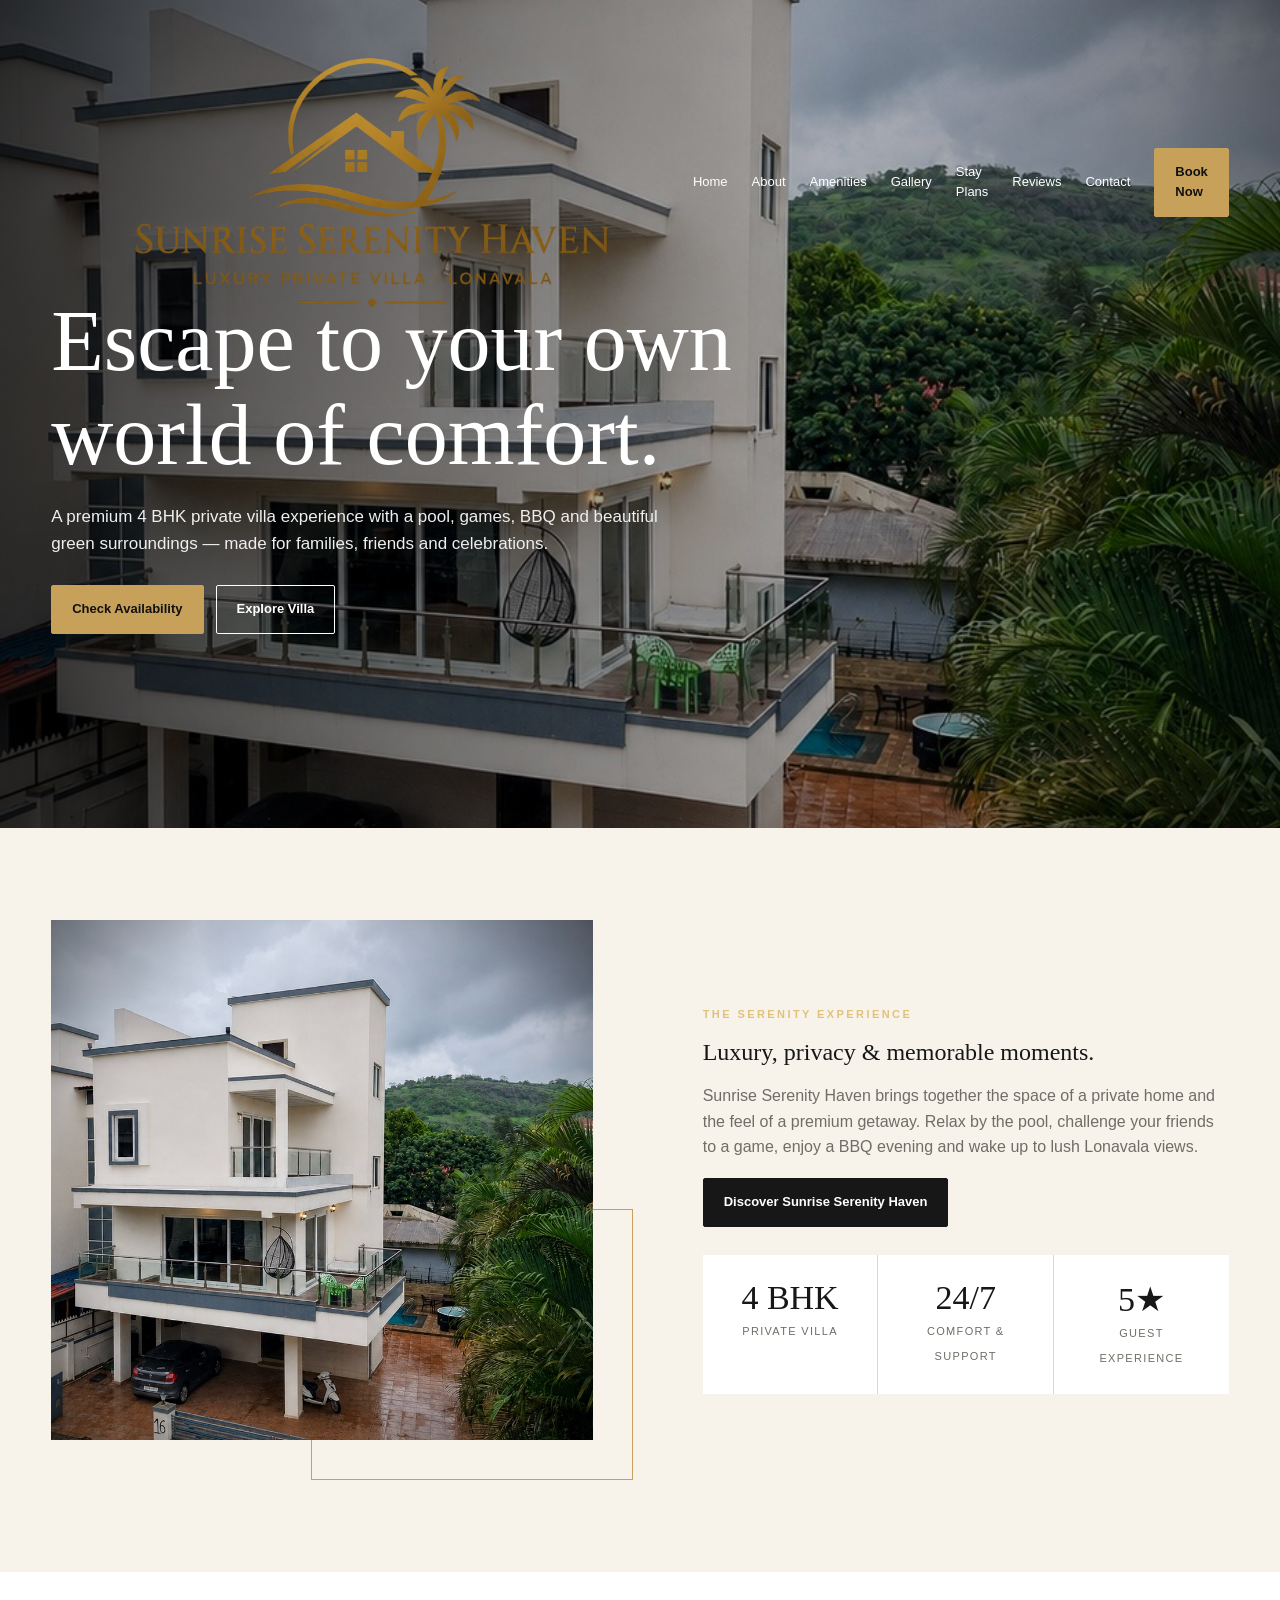
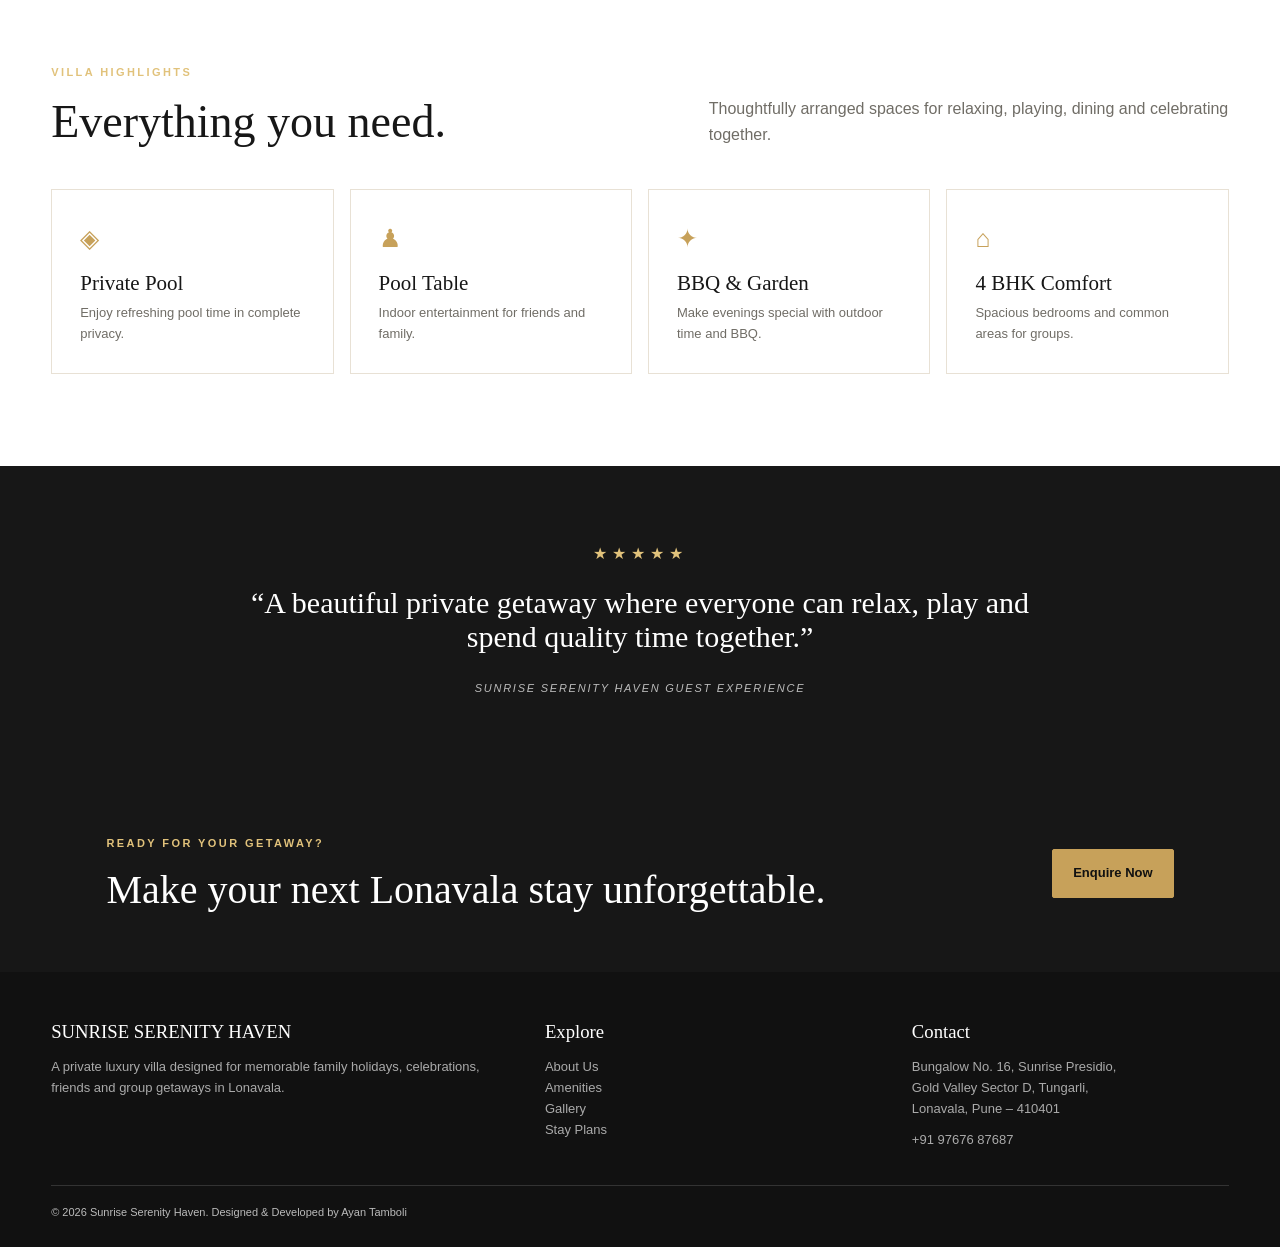
<file: index.html>
<!doctype html>
<html lang="en">
<head>
    <meta charset="utf-8">
    <meta name="viewport" content="width=device-width, initial-scale=1">
    <link rel="icon" type="image/png" href="./assets/logo.png">
    <link rel="apple-touch-icon" href="./assets/logo.png">
    <title> Sunrise Serenity Haven</title>

    <meta
        name="description"
        content="Serenity Haven — premium private villa in Tungarli, Lonavala."
    >

    <link rel="stylesheet" href="style.css">
    <script type="application/ld+json">
      {
       "@context" : "https://schema.org",
       "@type" : "WebSite",
       "name" : "Sunrise Serenity Haven",
       "url" : "https://ayan-k786.github.io/Sunrise-serenity-haven/"
      }
    </script>
</head>
<body>
 <main>
    <section class="hero">

        <div class="nav">
            <div class="container nav-inner">

               <a class="logo" href="index.html">
                 <img src="assets/logo.png"
                         alt="Sunrise Serenity Haven">
                </a>
                <button class="menu-toggle" onclick="toggleMenu()">☰</button>
                <div class="menu">
                    <a href="index.html" class="active">Home</a>
                    <a href="about.html">About</a>
                    <a href="amenities.html">Amenities</a>
                    <a href="gallery.html">Gallery</a>
                    <a href="plans.html">Stay Plans</a>
                    <a href="reviews.html">Reviews</a>
                    <a href="contact.html">Contact</a>
                    <a class="btn" href="contact.html">Book Now</a>
                </div>

            </div>
        </div>

        <div class="hero-content">

            <!-- <div class="eyebrow">
                Private Luxury Villa · Lonavala
            </div> -->

            <h1>
                Escape to your own world of comfort.
            </h1>

            <p>
                A premium 4 BHK private villa experience with a pool,
                games, BBQ and beautiful green surroundings — made for
                families, friends and celebrations.
            </p>

            <div class="actions">
                <a class="btn" href="contact.html">
                    Check Availability
                </a>

                <a class="btn outline" href="gallery.html">
                    Explore Villa
                </a>
            </div>

        </div>

    </section>

<!-- 
    <div class="booking-bar">

        <div class="field">
            <span>Stay</span>
            <strong>Private Entire Villa</strong>
        </div>

        <div class="field">
            <span>Perfect For</span>
            <strong>Families · Groups · Celebrations</strong>
        </div>

        <div class="field">
            <span>Location</span>
            <strong>Tungarli, Lonavala</strong>
        </div>

        <a class="btn" href="contact.html">
            Book Now
        </a>

    </div> -->


    <section class="section">

        <div class="container grid2">

            <div class="photo-stack">
                <img
                    src="assets/villa-exterior.jpeg"
                    alt="Serenity Haven bedroom and pool"
                >
            </div>

            <div>

                <div class="eyebrow">
                    The Serenity Experience
                </div>

                <h2>
                    Luxury, privacy & memorable moments.
                </h2>

                <p style="margin:18px 0;color:var(--muted)">
                    Sunrise Serenity Haven brings together the space of a private
                    home and the feel of a premium getaway. Relax by the pool,
                    challenge your friends to a game, enjoy a BBQ evening and
                    wake up to lush Lonavala views.
                </p>

                <a class="btn dark" href="about.html">
                    Discover Sunrise Serenity Haven
                </a>

                <div class="stats">

                    <div class="stat">
                        <b>4 BHK</b>
                        <span>Private Villa</span>
                    </div>

                    <div class="stat">
                        <b>24/7</b>
                        <span>Comfort & Support</span>
                    </div>

                    <div class="stat">
                        <b>5★</b>
                        <span>Guest Experience</span>
                    </div>

                </div>

            </div>

        </div>

    </section>


    <section class="section alt">

        <div class="container">

            <div class="section-head">

                <div>
                    <div class="eyebrow">
                        Villa Highlights
                    </div>

                    <h2>
                        Everything you need.
                    </h2>
                </div>

                <p>
                    Thoughtfully arranged spaces for relaxing, playing,
                    dining and celebrating together.
                </p>

            </div>


            <div class="cards">

                <div class="card">

                    <div class="icon">◈</div>

                    <h3>
                        Private Pool
                    </h3>

                    <p>
                        Enjoy refreshing pool time in complete privacy.
                    </p>

                </div>


                <div class="card">

                    <div class="icon">♟</div>

                    <h3>
                        Pool Table
                    </h3>

                    <p>
                        Indoor entertainment for friends and family.
                    </p>

                </div>


                <div class="card">

                    <div class="icon">✦</div>

                    <h3>
                        BBQ & Garden
                    </h3>

                    <p>
                        Make evenings special with outdoor time and BBQ.
                    </p>

                </div>


                <div class="card">

                    <div class="icon">⌂</div>

                    <h3>
                        4 BHK Comfort
                    </h3>

                    <p>
                        Spacious bedrooms and common areas for groups.
                    </p>

                </div>

            </div>

        </div>

    </section>


    <section class="review">

        <div class="stars">
            ★★★★★
        </div>

        <blockquote>
            “A beautiful private getaway where everyone can relax,
            play and spend quality time together.”
        </blockquote>

        <cite>
            Sunrise Serenity Haven Guest Experience
        </cite>

    </section>


    <section class="cta">

        <div class="container cta-inner">

            <div>

                <div class="eyebrow">
                    Ready for your getaway?
                </div>

                <h2>
                    Make your next Lonavala stay unforgettable.
                </h2>

            </div>

            <a class="btn" href="contact.html">
                Enquire Now
            </a>

        </div>

    </section>
</main>

    <footer class="footer">

        <div class="container footer-grid">

            <div>

                <h3>
                    SUNRISE SERENITY HAVEN
                </h3>

                <p>
                    A private luxury villa designed for memorable family
                    holidays, celebrations, friends and group getaways
                    in Lonavala.
                </p>

            </div>


            <div>

                <h3>
                    Explore
                </h3>

                <p>
                    <a href="about.html">About Us</a><br>
                    <a href="amenities.html">Amenities</a><br>
                    <a href="gallery.html">Gallery</a><br>
                    <a href="plans.html">Stay Plans</a>
                </p>

            </div>


            <div>

                <h3>
                    Contact
                </h3>

                <p>
                    Bungalow No. 16, Sunrise Presidio,<br>
                    Gold Valley Sector D, Tungarli,<br>
                    Lonavala, Pune – 410401
                </p>

                <p style="margin-top:10px">
                    +91 97676 87687
                </p>

            </div>

        </div>


        <div class="container copyright">
            © 2026 Sunrise Serenity Haven. Designed & Developed by Ayan Tamboli
        </div>

    </footer>


    <script src="script.js"></script>
<script>
function toggleMenu() {
    document.querySelector('.menu').classList.toggle('show');
}
</script>
</body>
</html>
</file>
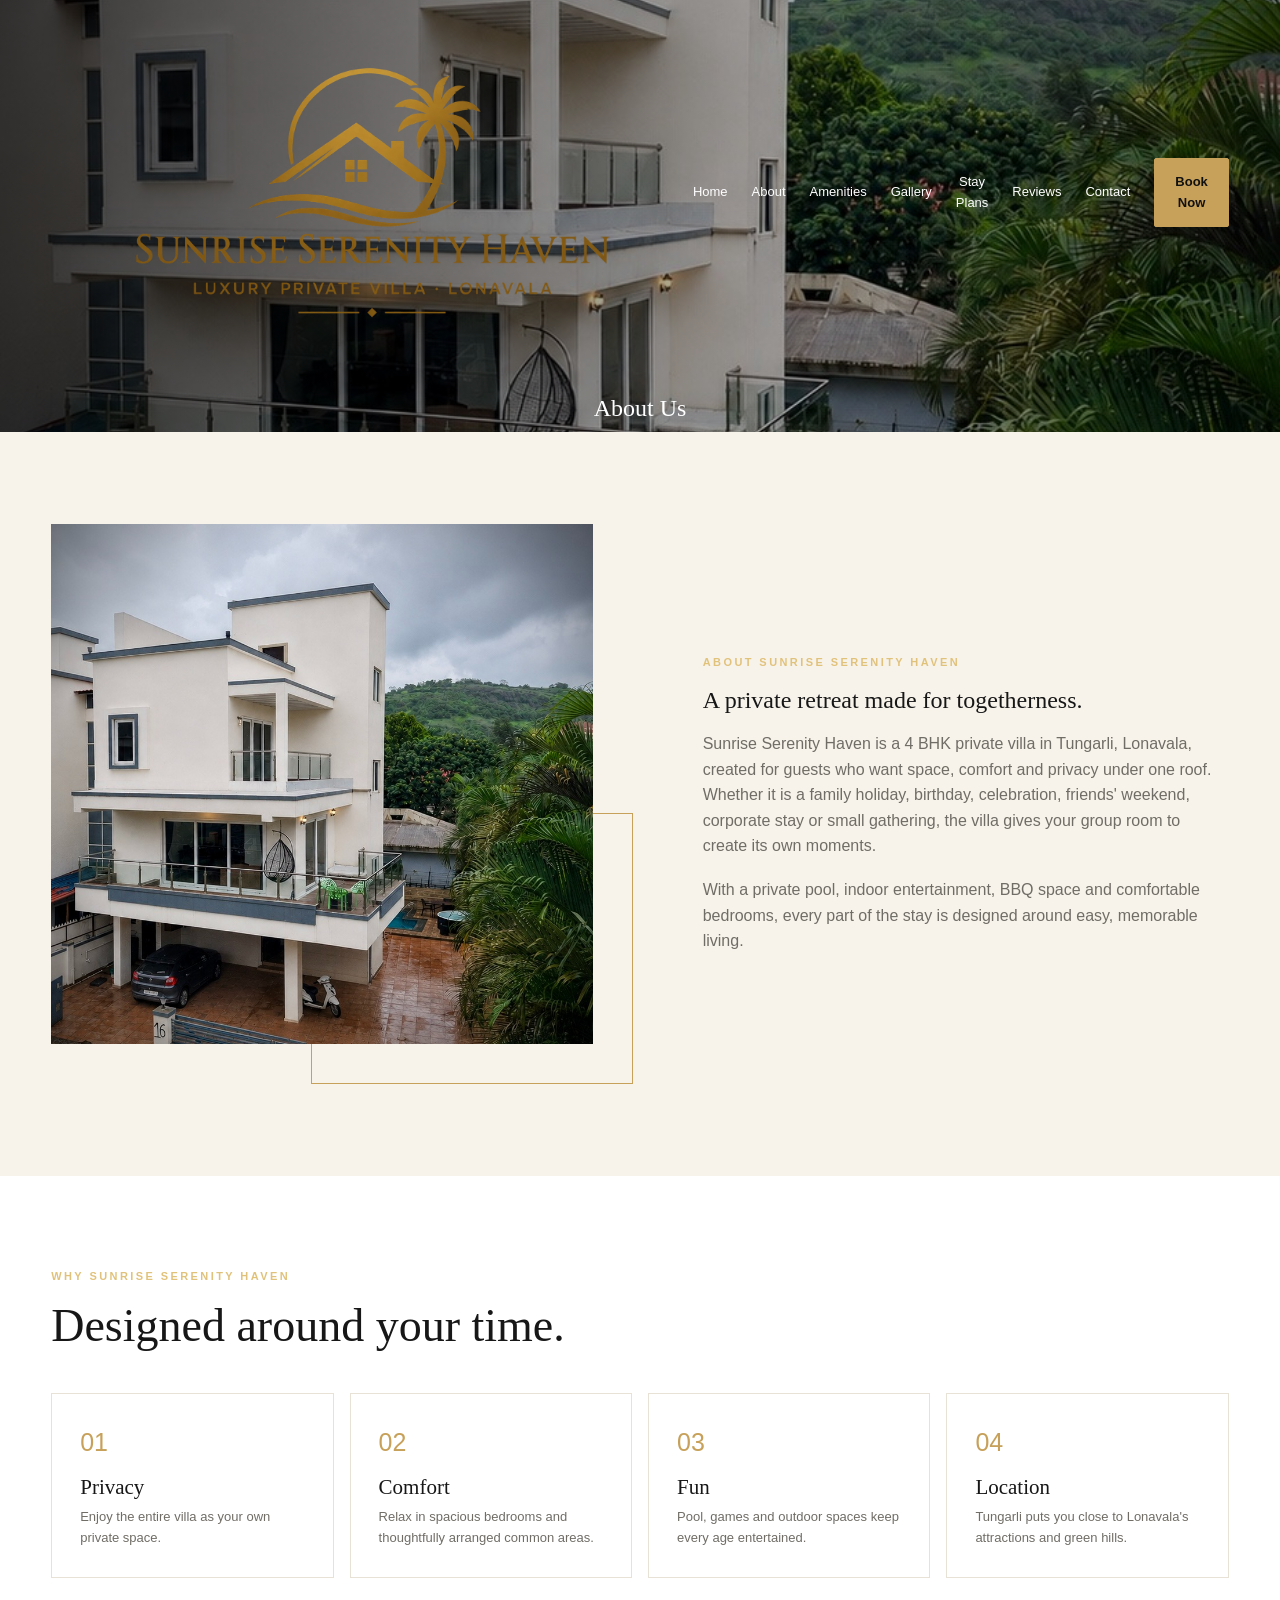
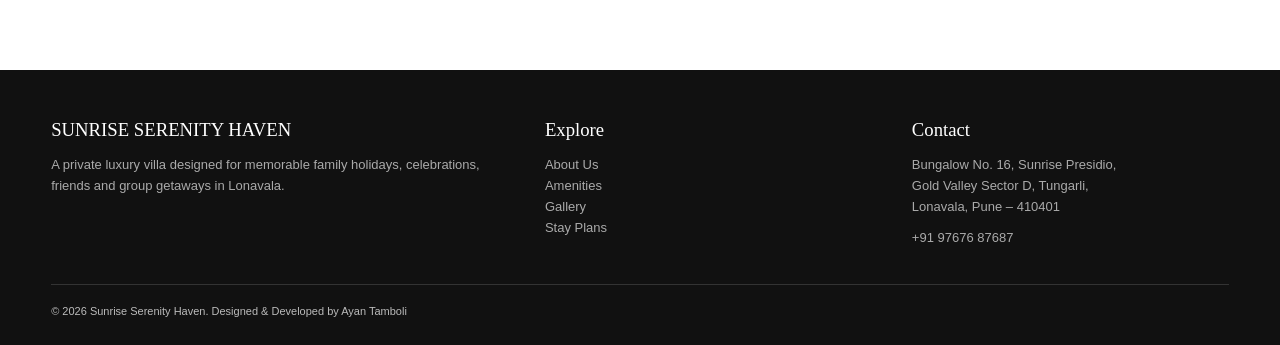
<file: about.html>
<!doctype html>
<html lang="en">

<head>
    <meta charset="utf-8">
    <meta name="viewport" content="width=device-width,initial-scale=1">
    <title>About Us | Sunrise Serenity Haven</title>
    <meta name="description" content="Serenity Haven — premium private villa in Tungarli, Lonavala.">
    <link rel="icon" type="image/png" href="./assets/logo.png">
    <link rel="apple-touch-icon" href="./assets/logo.png">
    <link rel="stylesheet" href="style.css">
</head>

<body>

    <main>

        <section class="page-hero">

            <div class="nav">
                <div class="container nav-inner">

                    <a class="logo" href="index.html">
                        <img src="assets/logo.png" alt="Sunrise Serenity Haven">
                    </a>

                    <div class="menu">

                        <a href="index.html">Home</a>

                        <a href="about.html" class="active">About</a>

                        <a href="amenities.html">Amenities</a>

                        <a href="gallery.html">Gallery</a>

                        <a href="plans.html">Stay Plans</a>

                        <a href="reviews.html">Reviews</a>

                        <a href="contact.html">Contact</a>

                        <a class="btn" href="contact.html">Book Now</a>

                    </div>

                </div>
            </div>

            <div>

                <h2>About Us</h2>

            </div>

        </section>


        <section class="section">

            <div class="container grid2">

                <div class="photo-stack">

                    <img src="assets/villa-exterior.jpeg"
                         alt="Serenity Haven villa exterior">

                </div>

                <div>

                    <div class="eyebrow">About Sunrise Serenity Haven</div>

                    <h2>A private retreat made for togetherness.</h2>

                    <p style="margin:18px 0;color:var(--muted)">
                        Sunrise Serenity Haven is a 4 BHK private villa in Tungarli, Lonavala,
                        created for guests who want space, comfort and privacy under one roof.
                        Whether it is a family holiday, birthday, celebration, friends'
                        weekend, corporate stay or small gathering, the villa gives your
                        group room to create its own moments.
                    </p>

                    <p style="color:var(--muted)">
                        With a private pool, indoor entertainment, BBQ space and comfortable
                        bedrooms, every part of the stay is designed around easy,
                        memorable living.
                    </p>

                </div>

            </div>

        </section>


        <section class="section alt">

            <div class="container">

                <div class="section-head">

                    <div>

                        <div class="eyebrow">Why Sunrise Serenity Haven</div>

                        <h2>Designed around your time.</h2>

                    </div>

                </div>


                <div class="cards">

                    <div class="card">

                        <div class="icon">01</div>

                        <h3>Privacy</h3>

                        <p>
                            Enjoy the entire villa as your own private space.
                        </p>

                    </div>


                    <div class="card">

                        <div class="icon">02</div>

                        <h3>Comfort</h3>

                        <p>
                            Relax in spacious bedrooms and thoughtfully arranged
                            common areas.
                        </p>

                    </div>


                    <div class="card">

                        <div class="icon">03</div>

                        <h3>Fun</h3>

                        <p>
                            Pool, games and outdoor spaces keep every age entertained.
                        </p>

                    </div>


                    <div class="card">

                        <div class="icon">04</div>

                        <h3>Location</h3>

                        <p>
                            Tungarli puts you close to Lonavala's attractions
                            and green hills.
                        </p>

                    </div>

                </div>

            </div>

        </section>

    </main>


    <footer class="footer">

        <div class="container footer-grid">

            <div>

                <h3>SUNRISE SERENITY HAVEN</h3>

                <p>
                    A private luxury villa designed for memorable family holidays,
                    celebrations, friends and group getaways in Lonavala.
                </p>

            </div>


            <div>

                <h3>Explore</h3>

                <p>
                    <a href="about.html">About Us</a><br>
                    <a href="amenities.html">Amenities</a><br>
                    <a href="gallery.html">Gallery</a><br>
                    <a href="plans.html">Stay Plans</a>
                </p>

            </div>


            <div>

                <h3>Contact</h3>

                <p>
                    Bungalow No. 16, Sunrise Presidio,<br>
                    Gold Valley Sector D, Tungarli,<br>
                    Lonavala, Pune – 410401
                </p>

                <p style="margin-top:10px">
                    +91 97676 87687
                </p>

            </div>

        </div>


        <div class="container copyright">
            © 2026 Sunrise Serenity Haven. Designed & Developed by Ayan Tamboli
        </div>

    </footer>


    <script src="script.js"></script>

</body>
</html>
</file>
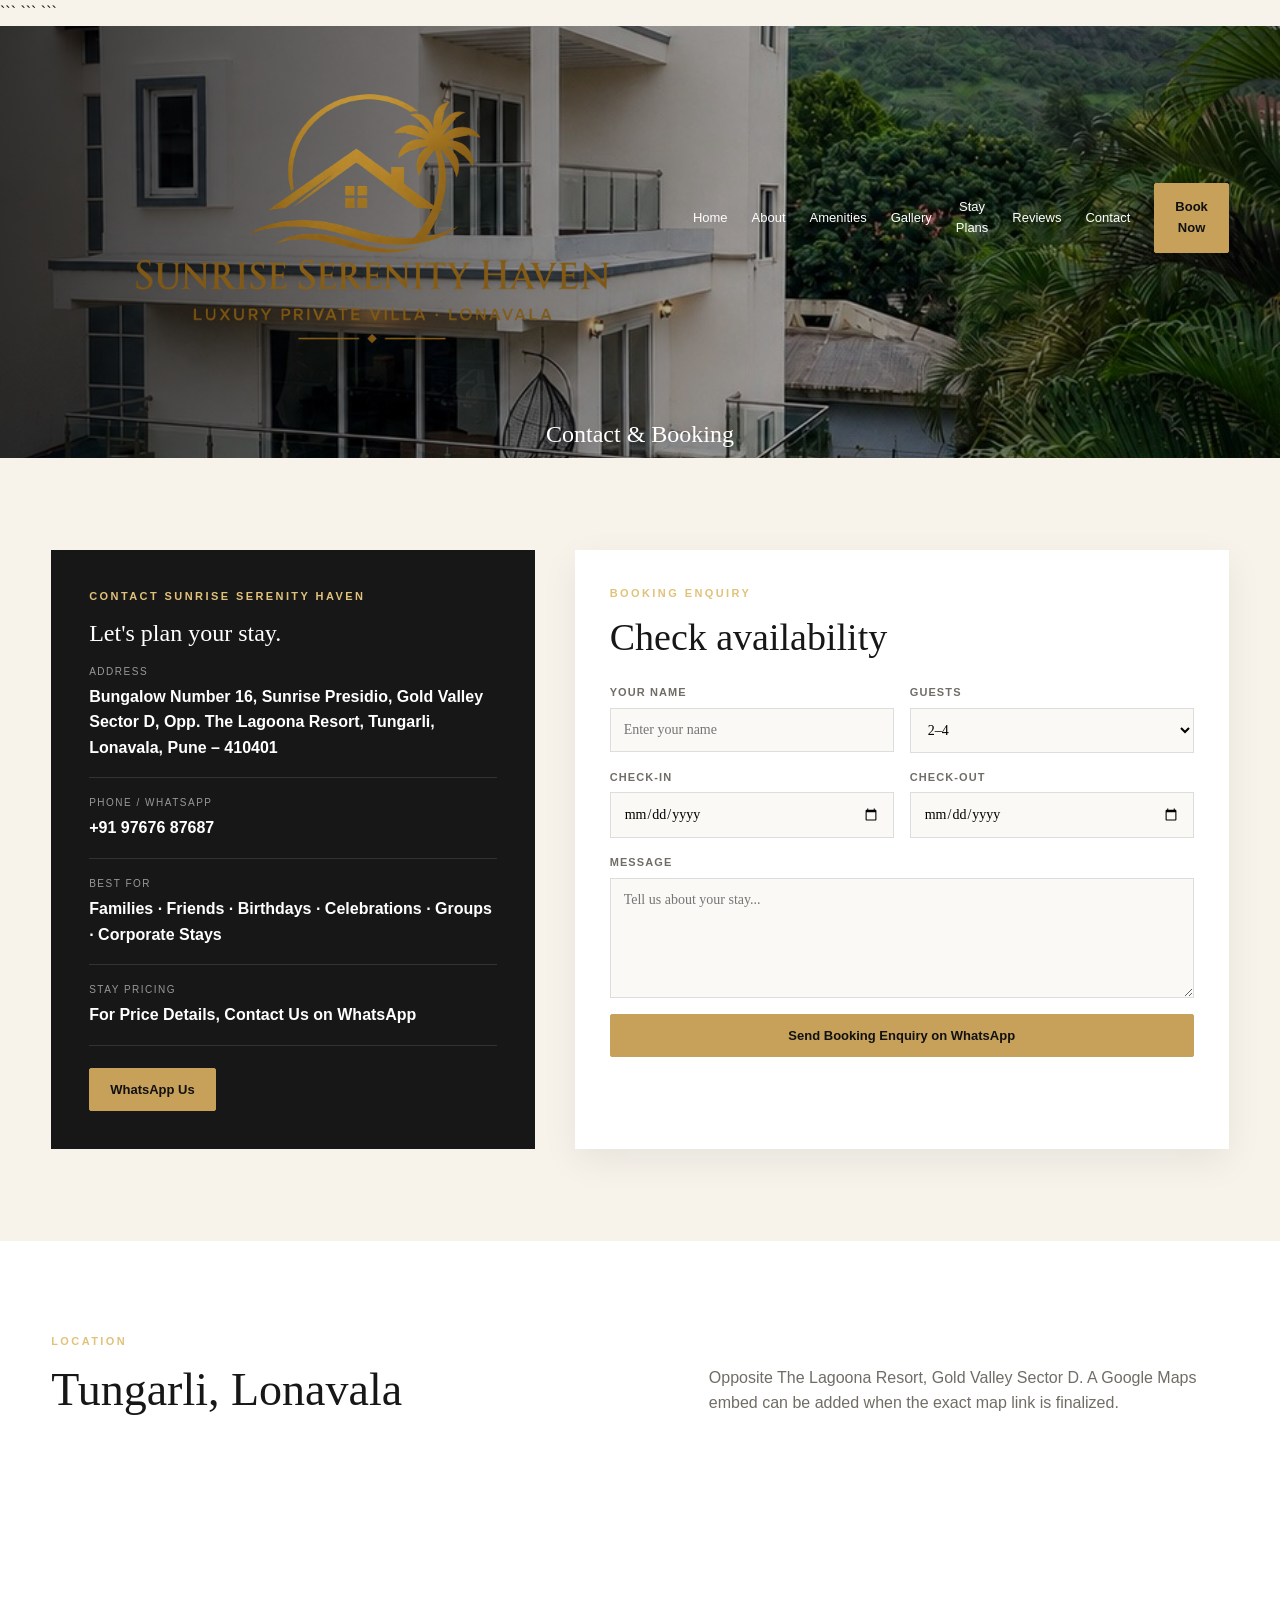
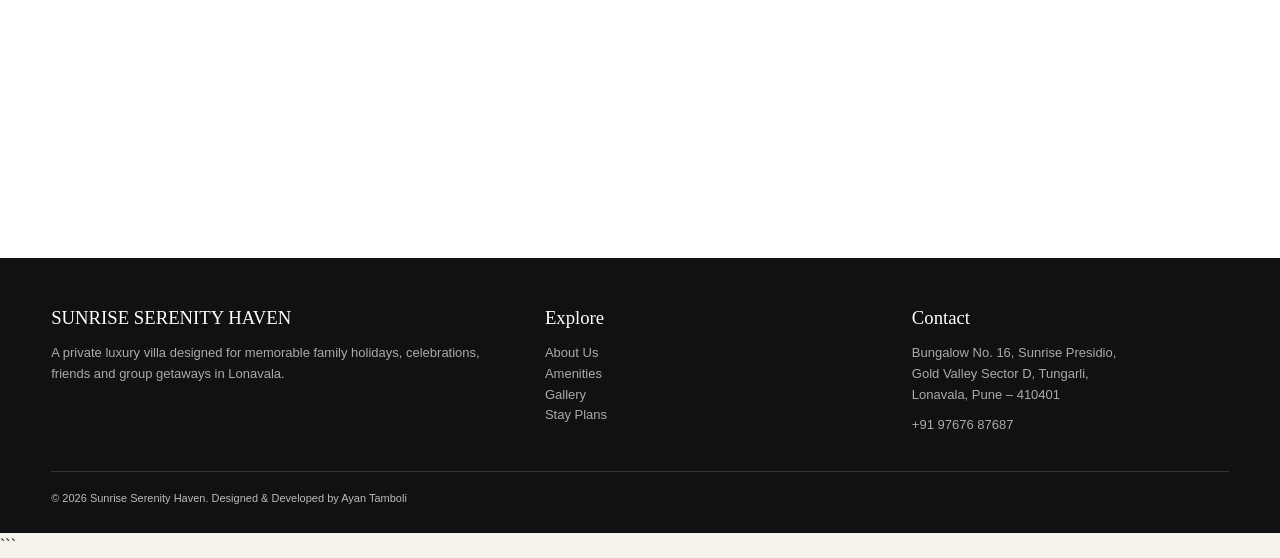
<file: contact.html>
<!doctype html>

<html lang="en">

<head>

```
<meta charset="utf-8">

<meta name="viewport"
    content="width=device-width,initial-scale=1">

<link rel="icon" type="image/png" href="./assets/logo.png">
<link rel="apple-touch-icon" href="./assets/logo.png">

<title>
    Contact & Booking | Sunrise Serenity Haven
</title>

<meta name="description"
    content="Serenity Haven — premium private villa in Tungarli, Lonavala.">

<link rel="stylesheet" href="style.css">
```

</head>

<body>

```
<main>

    <section class="page-hero">

        <div class="nav">

            <div class="container nav-inner">

                <a class="logo" href="index.html">
                    <img src="assets/logo.png"
                        alt="Sunrise Serenity Haven">
                </a>

                <div class="menu">

                    <a href="index.html" class="">
                        Home
                    </a>

                    <a href="about.html" class="">
                        About
                    </a>

                    <a href="amenities.html" class="">
                        Amenities
                    </a>

                    <a href="gallery.html" class="">
                        Gallery
                    </a>

                    <a href="plans.html" class="">
                        Stay Plans
                    </a>

                    <a href="reviews.html" class="">
                        Reviews
                    </a>

                    <a href="contact.html" class="active">
                        Contact
                    </a>

                    <a class="btn" href="contact.html">
                        Book Now
                    </a>

                </div>

            </div>

        </div>

        <div>

            <h2>
                Contact & Booking
            </h2>

        </div>

    </section>


    <section class="section">

        <div class="container contact-grid">

            <!-- Contact Information -->

            <div class="contact-box">

                <div class="eyebrow">
                    Contact Sunrise Serenity Haven
                </div>

                <h2>
                    Let's plan your stay.
                </h2>

                <div class="contact-item">

                    <span>
                        Address
                    </span>

                    <strong>
                        Bungalow Number 16, Sunrise Presidio,
                        Gold Valley Sector D, Opp. The Lagoona Resort,
                        Tungarli, Lonavala, Pune – 410401
                    </strong>

                </div>

                <div class="contact-item">

                    <span>
                        Phone / WhatsApp
                    </span>

                    <strong>
                        +91 97676 87687
                    </strong>

                </div>

                <div class="contact-item">

                    <span>
                        Best For
                    </span>

                    <strong>
                        Families · Friends · Birthdays · Celebrations ·
                        Groups · Corporate Stays
                    </strong>

                </div>

                <div class="contact-item">

                    <span>
                        Stay Pricing
                    </span>

                    <strong>
                        For Price Details, Contact Us on WhatsApp
                    </strong>

                </div>

                <button
                    class="btn"
                    data-book
                    style="margin-top:22px">

                    WhatsApp Us

                </button>

            </div>


            <!-- Booking Form -->

            <form
                class="form"
                id="bookingForm">

                <div class="eyebrow">
                    Booking Enquiry
                </div>

                <h2
                    style="font-size:38px;margin-bottom:25px">

                    Check availability

                </h2>

                <div class="form-grid">

                    <!-- Name -->

                    <div class="input">

                        <label>
                            Your Name
                        </label>

                        <input
                            name="name"
                            required
                            placeholder="Enter your name">

                    </div>


                    <!-- Guests -->

                    <div class="input">

                        <label>
                            Guests
                        </label>

                        <select name="guests">

                            <option>
                                2–4
                            </option>

                            <option>
                                5–8
                            </option>

                            <option>
                                9–12
                            </option>

                            <option>
                                13+
                            </option>

                        </select>

                    </div>


                    <!-- Check-in -->

                    <div class="input">

                        <label>
                            Check-in
                        </label>

                        <input
                            type="date"
                            name="checkin"
                            required>

                    </div>


                    <!-- Check-out -->

                    <div class="input">

                        <label>
                            Check-out
                        </label>

                        <input
                            type="date"
                            name="checkout"
                            required>

                    </div>


                    <!-- Message -->

                    <div class="input full">

                        <label>
                            Message
                        </label>

                        <textarea
                            name="message"
                            placeholder="Tell us about your stay..."></textarea>

                    </div>


                    <!-- Submit Button -->

                    <div class="input full">

                        <button
                            class="btn"
                            type="submit">

                            Send Booking Enquiry on WhatsApp

                        </button>

                    </div>

                </div>

            </form>

        </div>

    </section>


    <!-- Location Section -->

    <section class="section alt">

        <div class="container">

            <div class="section-head">

                <div>

                    <div class="eyebrow">
                        Location
                    </div>

                    <h2>
                        Tungarli, Lonavala
                    </h2>

                </div>

                <p>
                    Opposite The Lagoona Resort, Gold Valley Sector D.
                    A Google Maps embed can be added when the exact map
                    link is finalized.
                </p>

            </div>


            <div class="map-container">

                <iframe
                    src="https://www.google.com/maps?q=The+Lonavala+Haven+4bhk,+18.7723901,73.4031009&output=embed"
                    width="100%"
                    height="300"
                    style="border:0; border-radius:12px;"
                    allowfullscreen=""
                    loading="lazy"
                    referrerpolicy="no-referrer-when-downgrade">
                </iframe>

            </div>

        </div>

    </section>

</main>


<!-- Footer -->

<footer class="footer">

    <div class="container footer-grid">

        <!-- Footer About -->

        <div>

            <h3>
                SUNRISE SERENITY HAVEN
            </h3>

            <p>
                A private luxury villa designed for memorable
                family holidays, celebrations, friends and group
                getaways in Lonavala.
            </p>

        </div>


        <!-- Footer Explore -->

        <div>

            <h3>
                Explore
            </h3>

            <p>

                <a href="about.html">
                    About Us
                </a>
                <br>

                <a href="amenities.html">
                    Amenities
                </a>
                <br>

                <a href="gallery.html">
                    Gallery
                </a>
                <br>

                <a href="plans.html">
                    Stay Plans
                </a>

            </p>

        </div>


        <!-- Footer Contact -->

        <div>

            <h3>
                Contact
            </h3>

            <p>

                Bungalow No. 16, Sunrise Presidio,<br>

                Gold Valley Sector D, Tungarli,<br>

                Lonavala, Pune – 410401

            </p>

            <p style="margin-top:10px">

                +91 97676 87687

            </p>

        </div>

    </div>


    <div class="container copyright">

        © 2026 Sunrise Serenity Haven. Designed & Developed by Ayan Tamboli

    </div>

</footer>


<script src="script.js"></script>
```

</body>

</html>
</file>
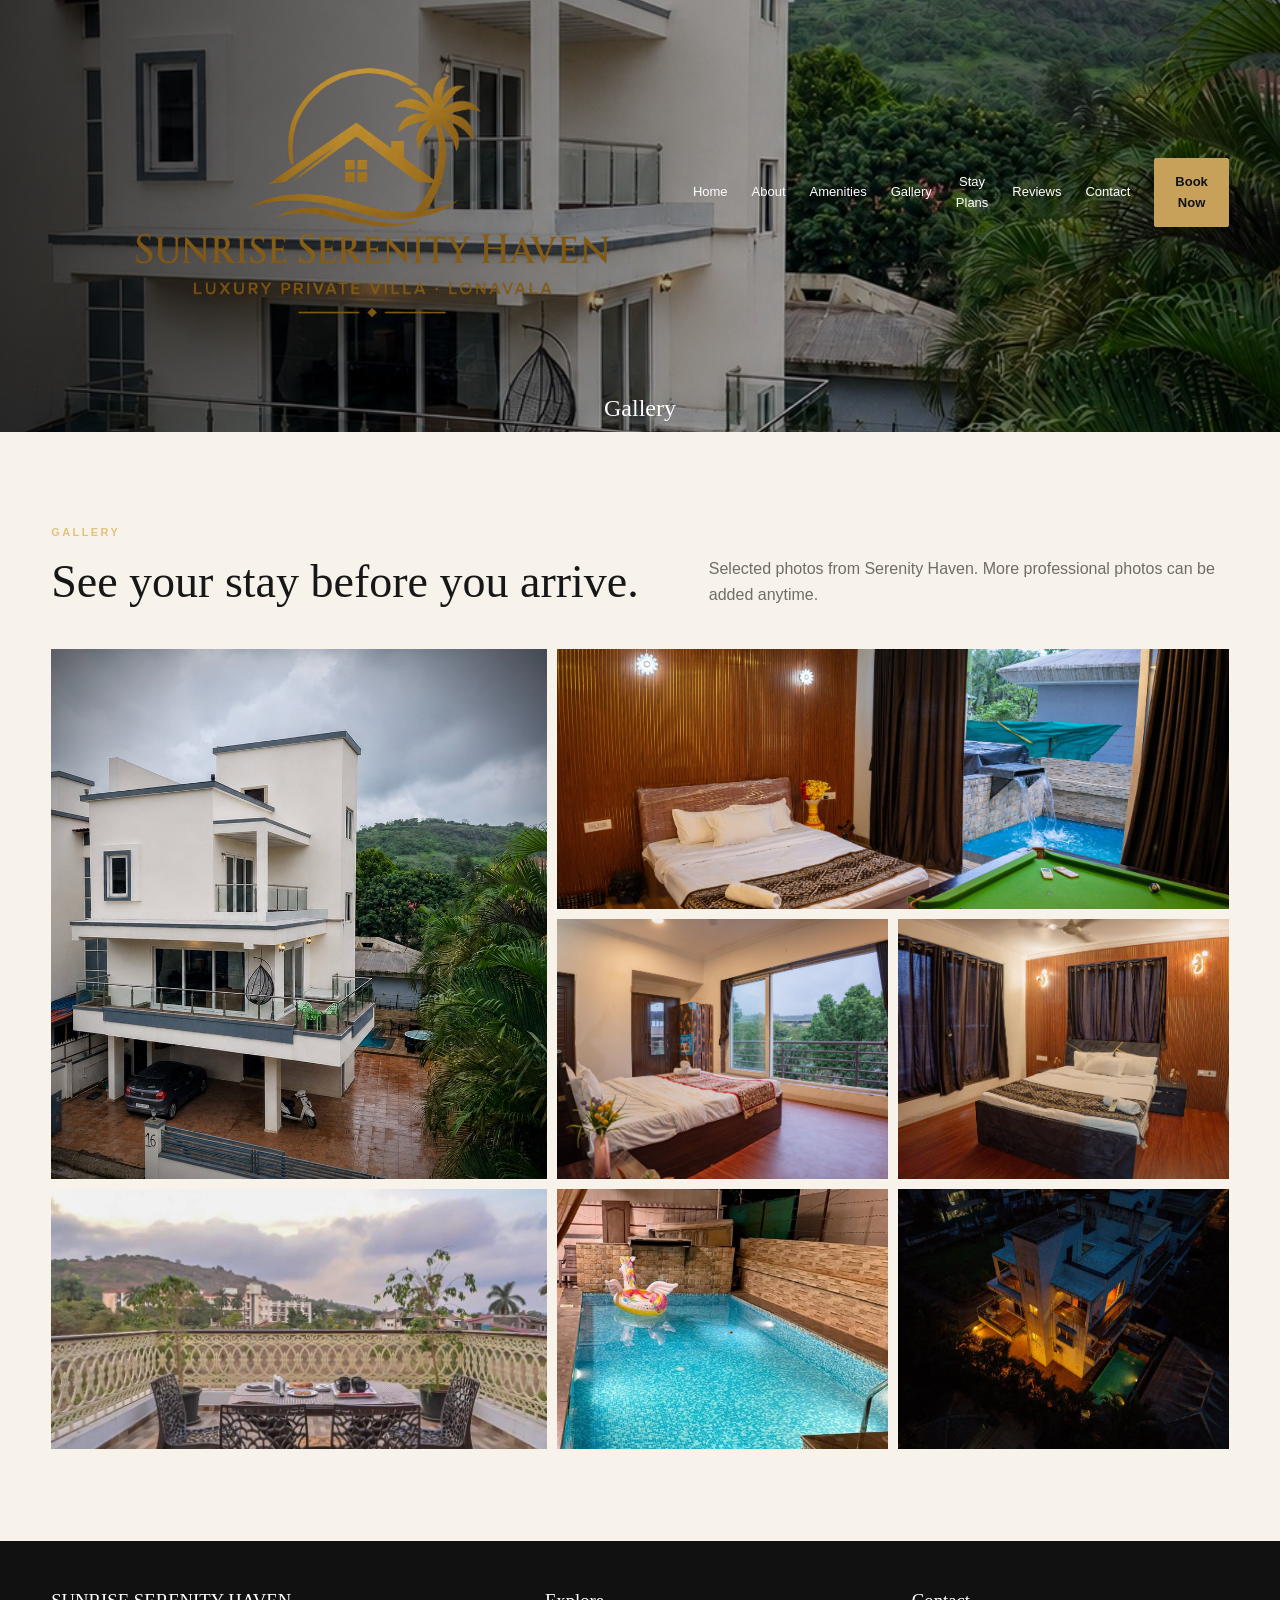
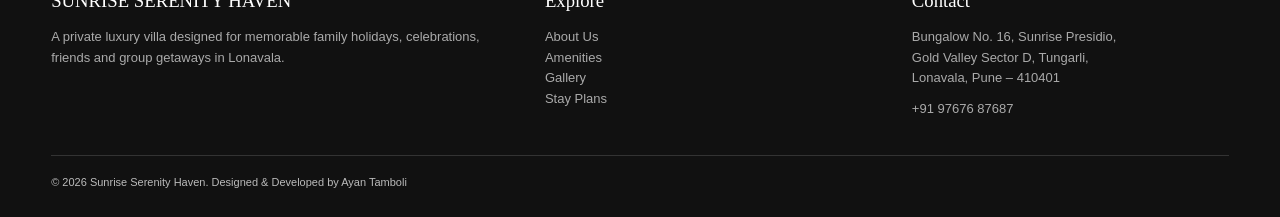
<file: gallery.html>
<!doctype html>

<html lang="en">

<head>
    <meta charset="utf-8">
    <meta name="viewport" content="width=device-width,initial-scale=1">
    <link rel="icon" type="image/png" href="./assets/logo.png">
    <link rel="apple-touch-icon" href="./assets/logo.png">

<title>Gallery | Sunrise Serenity Haven</title>

<meta
    name="description"
    content="Serenity Haven — premium private villa in Tungarli, Lonavala."
>

<link rel="stylesheet" href="style.css">


</head>

<body>


<main>

    <!-- Page Hero -->
    <section class="page-hero">

        <!-- Navigation -->
        <div class="nav">
            <div class="container nav-inner">

                <a class="logo" href="index.html">
                    <img src="assets/logo.png"
                        alt="Sunrise Serenity Haven">
                </a>

                <div class="menu">

                    <a href="index.html">Home</a>

                    <a href="about.html">About</a>

                    <a href="amenities.html">Amenities</a>

                    <a href="gallery.html" class="active">Gallery</a>

                    <a href="plans.html">Stay Plans</a>

                    <a href="reviews.html">Reviews</a>

                    <a href="contact.html">Contact</a>

                    <a class="btn" href="contact.html">
                        Book Now
                    </a>

                </div>
            </div>
        </div>


        <!-- Hero Content -->
        <div>

            <h2>
                Gallery
            </h2>

        </div>

    </section>


    <!-- Gallery Section -->
    <section class="section">

        <div class="container">

            <!-- Section Heading -->
            <div class="section-head">

                <div>

                    <div class="eyebrow">
                        Gallery
                    </div>

                    <h2>
                        See your stay before you arrive.
                    </h2>

                </div>

                <p>
                    Selected photos from Serenity Haven.
                    More professional photos can be added anytime.
                </p>

            </div>


            <!-- Gallery Images -->
            <div class="gallery">

                <img
                    class="tall"
                    src="assets/villa-exterior.jpeg"
                    alt="Villa exterior"
                >

                <img
                    class="wide"
                    src="assets/08.jpg"
                    alt="Bedroom with pool view"
                >

                <img
                    src="assets/05.jpg"
                    alt="Bedroom with green view"
                >

                <img
                    src="assets/07.jpg"
                    alt="Luxury bedroom"
                >

                <img
                    src="assets/17.jpeg"
                    alt="Luxury bedroom"
                >

                <img
                    src="assets/13.jpeg"
                    alt="Luxury bedroom"
                >

                <img
                    src="assets/18.jpg"
                    alt="Luxury bedroom"
                >

            </div>

        </div>

    </section>

</main>


<!-- Footer -->
<footer class="footer">

    <div class="container footer-grid">

        <!-- Footer About -->
        <div>

            <h3>
                SUNRISE SERENITY HAVEN
            </h3>

            <p>
                A private luxury villa designed for memorable
                family holidays, celebrations, friends and group
                getaways in Lonavala.
            </p>

        </div>


        <!-- Footer Explore -->
        <div>

            <h3>
                Explore
            </h3>

            <p>

                <a href="about.html">
                    About Us
                </a>
                <br>

                <a href="amenities.html">
                    Amenities
                </a>
                <br>

                <a href="gallery.html">
                    Gallery
                </a>
                <br>

                <a href="plans.html">
                    Stay Plans
                </a>

            </p>

        </div>


        <!-- Footer Contact -->
        <div>

            <h3>
                Contact
            </h3>

            <p>
                Bungalow No. 16, Sunrise Presidio,
                <br>

                Gold Valley Sector D, Tungarli,
                <br>

                Lonavala, Pune – 410401
            </p>

            <p style="margin-top:10px">
                +91 97676 87687
            </p>

        </div>

    </div>


    <!-- Copyright -->
    <div class="container copyright">

        © 2026 Sunrise Serenity Haven. Designed & Developed by Ayan Tamboli

    </div>

</footer>


<!-- JavaScript -->
<script src="script.js"></script>


</body>

</html>
</file>
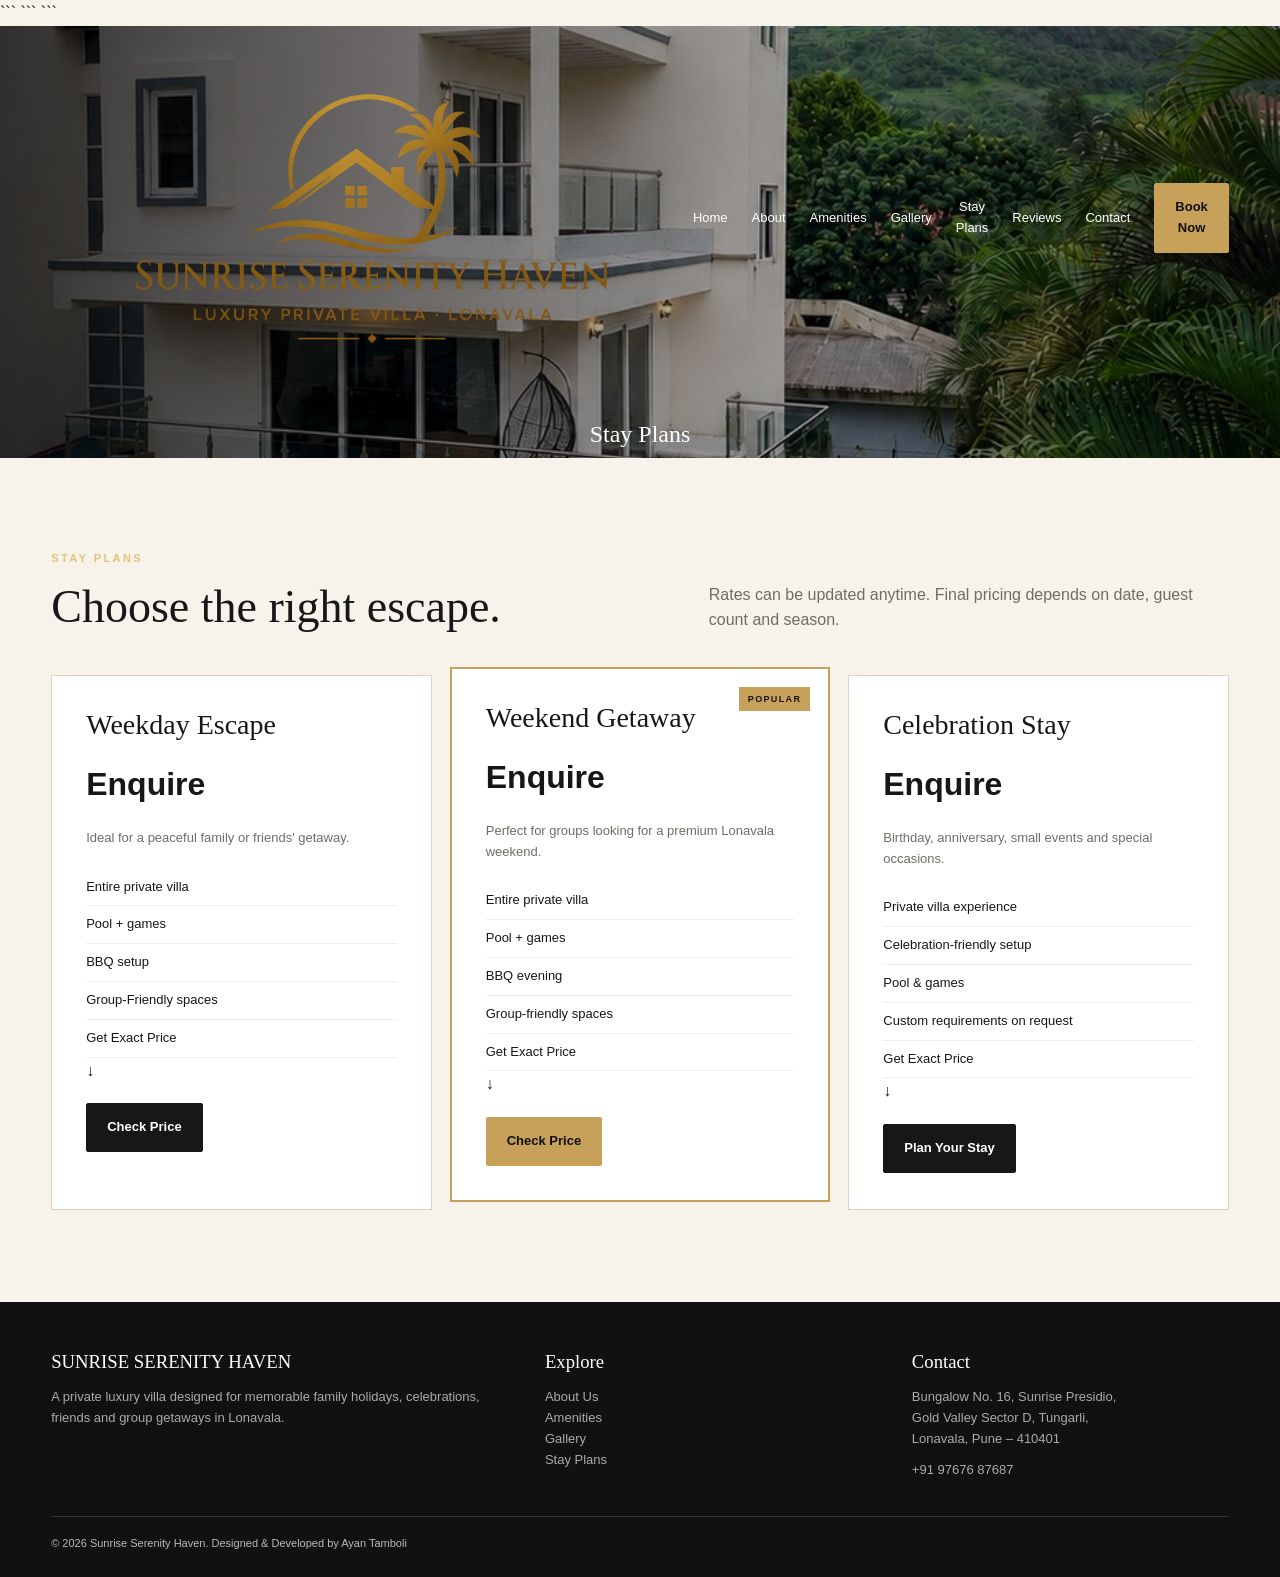
<file: plans.html>
<!doctype html>

<html lang="en">

<head>
    <meta charset="utf-8">
    <meta name="viewport" content="width=device-width,initial-scale=1">
    <link rel="icon" type="image/png" href="./assets/logo.png">
    <link rel="apple-touch-icon" href="./assets/logo.png">

```
<title>Stay Plans | Sunrise Serenity Haven</title>

<meta name="description"
    content="Serenity Haven — premium private villa in Tungarli, Lonavala.">

<link rel="stylesheet" href="style.css">
```

</head>

<body>

```
<main>

    <section class="page-hero">

        <div class="nav">

            <div class="container nav-inner">

                <a class="logo" href="index.html">
                    <img src="assets/logo.png"
                        alt="Sunrise Serenity Haven">
                </a>

                <div class="menu">

                    <a href="index.html" class="">Home</a>

                    <a href="about.html" class="">About</a>

                    <a href="amenities.html" class="">Amenities</a>

                    <a href="gallery.html" class="">Gallery</a>

                    <a href="plans.html" class="active">Stay Plans</a>

                    <a href="reviews.html" class="">Reviews</a>

                    <a href="contact.html" class="">Contact</a>

                    <a class="btn" href="contact.html">Book Now</a>

                </div>

            </div>

        </div>


        <div>

            <h2>Stay Plans</h2>

        </div>

    </section>


    <section class="section">

        <div class="container">

            <div class="section-head">

                <div>

                    <div class="eyebrow">Stay Plans</div>

                    <h2>Choose the right escape.</h2>

                </div>

                <p>
                    Rates can be updated anytime. Final pricing depends on date,
                    guest count and season.
                </p>

            </div>


            <div class="plans">


                <!-- Weekday Escape -->

                <div class="plan">

                    <h3>Weekday Escape</h3>

                    <div class="price">
                        Enquire
                    </div>

                    <p style="color:var(--muted);font-size:13px">
                        Ideal for a peaceful family or friends' getaway.
                    </p>

                    <ul>

                        <li>Entire private villa</li>

                        <li>Pool + games</li>

                        <!-- <li>Games & entertainment</li> -->

                        <li>BBQ setup</li>

                        <li>Group-Friendly spaces</li>

                        <li>Get Exact Price</li>

                        ↓

                    </ul>

                    <a class="btn dark" href="contact.html">
                        Check Price
                    </a>

                </div>


                <!-- Weekend Getaway -->

                <div class="plan featured">

                    <div class="badge">
                        POPULAR
                    </div>

                    <h3>Weekend Getaway</h3>

                    <div class="price">
                        Enquire
                    </div>

                    <p style="color:var(--muted);font-size:13px">
                        Perfect for groups looking for a premium Lonavala weekend.
                    </p>

                    <ul>

                        <li>Entire private villa</li>

                        <li>Pool + games</li>

                        <li>BBQ evening</li>

                        <li>Group-friendly spaces</li>

                        <li>Get Exact Price</li>

                        ↓

                    </ul>

                    <a class="btn" href="contact.html">
                        Check Price
                    </a>

                </div>


                <!-- Celebration Stay -->

                <div class="plan">

                    <h3>Celebration Stay</h3>

                    <div class="price">
                        Enquire
                    </div>

                    <p style="color:var(--muted);font-size:13px">
                        Birthday, anniversary, small events and special occasions.
                    </p>

                    <ul>

                        <li>Private villa experience</li>

                        <li>Celebration-friendly setup</li>

                        <li>Pool & games</li>

                        <li>Custom requirements on request</li>

                        <li>Get Exact Price</li>

                        ↓

                    </ul>

                    <a class="btn dark" href="contact.html">
                        Plan Your Stay
                    </a>

                </div>


            </div>

        </div>

    </section>

</main>


<footer class="footer">

    <div class="container footer-grid">


        <!-- Footer About -->

        <div>

            <h3>SUNRISE SERENITY HAVEN</h3>

            <p>
                A private luxury villa designed for memorable family holidays,
                celebrations, friends and group getaways in Lonavala.
            </p>

        </div>


        <!-- Footer Explore -->

        <div>

            <h3>Explore</h3>

            <p>

                <a href="about.html">
                    About Us
                </a>
                <br>

                <a href="amenities.html">
                    Amenities
                </a>
                <br>

                <a href="gallery.html">
                    Gallery
                </a>
                <br>

                <a href="plans.html">
                    Stay Plans
                </a>

            </p>

        </div>


        <!-- Footer Contact -->

        <div>

            <h3>Contact</h3>

            <p>
                Bungalow No. 16, Sunrise Presidio,<br>
                Gold Valley Sector D, Tungarli,<br>
                Lonavala, Pune – 410401
            </p>

            <p style="margin-top:10px">
                +91 97676 87687
            </p>

        </div>


    </div>


    <div class="container copyright">

        © 2026 Sunrise Serenity Haven. Designed & Developed by Ayan Tamboli

    </div>

</footer>


<script src="script.js"></script>

</body>

</html>
</file>
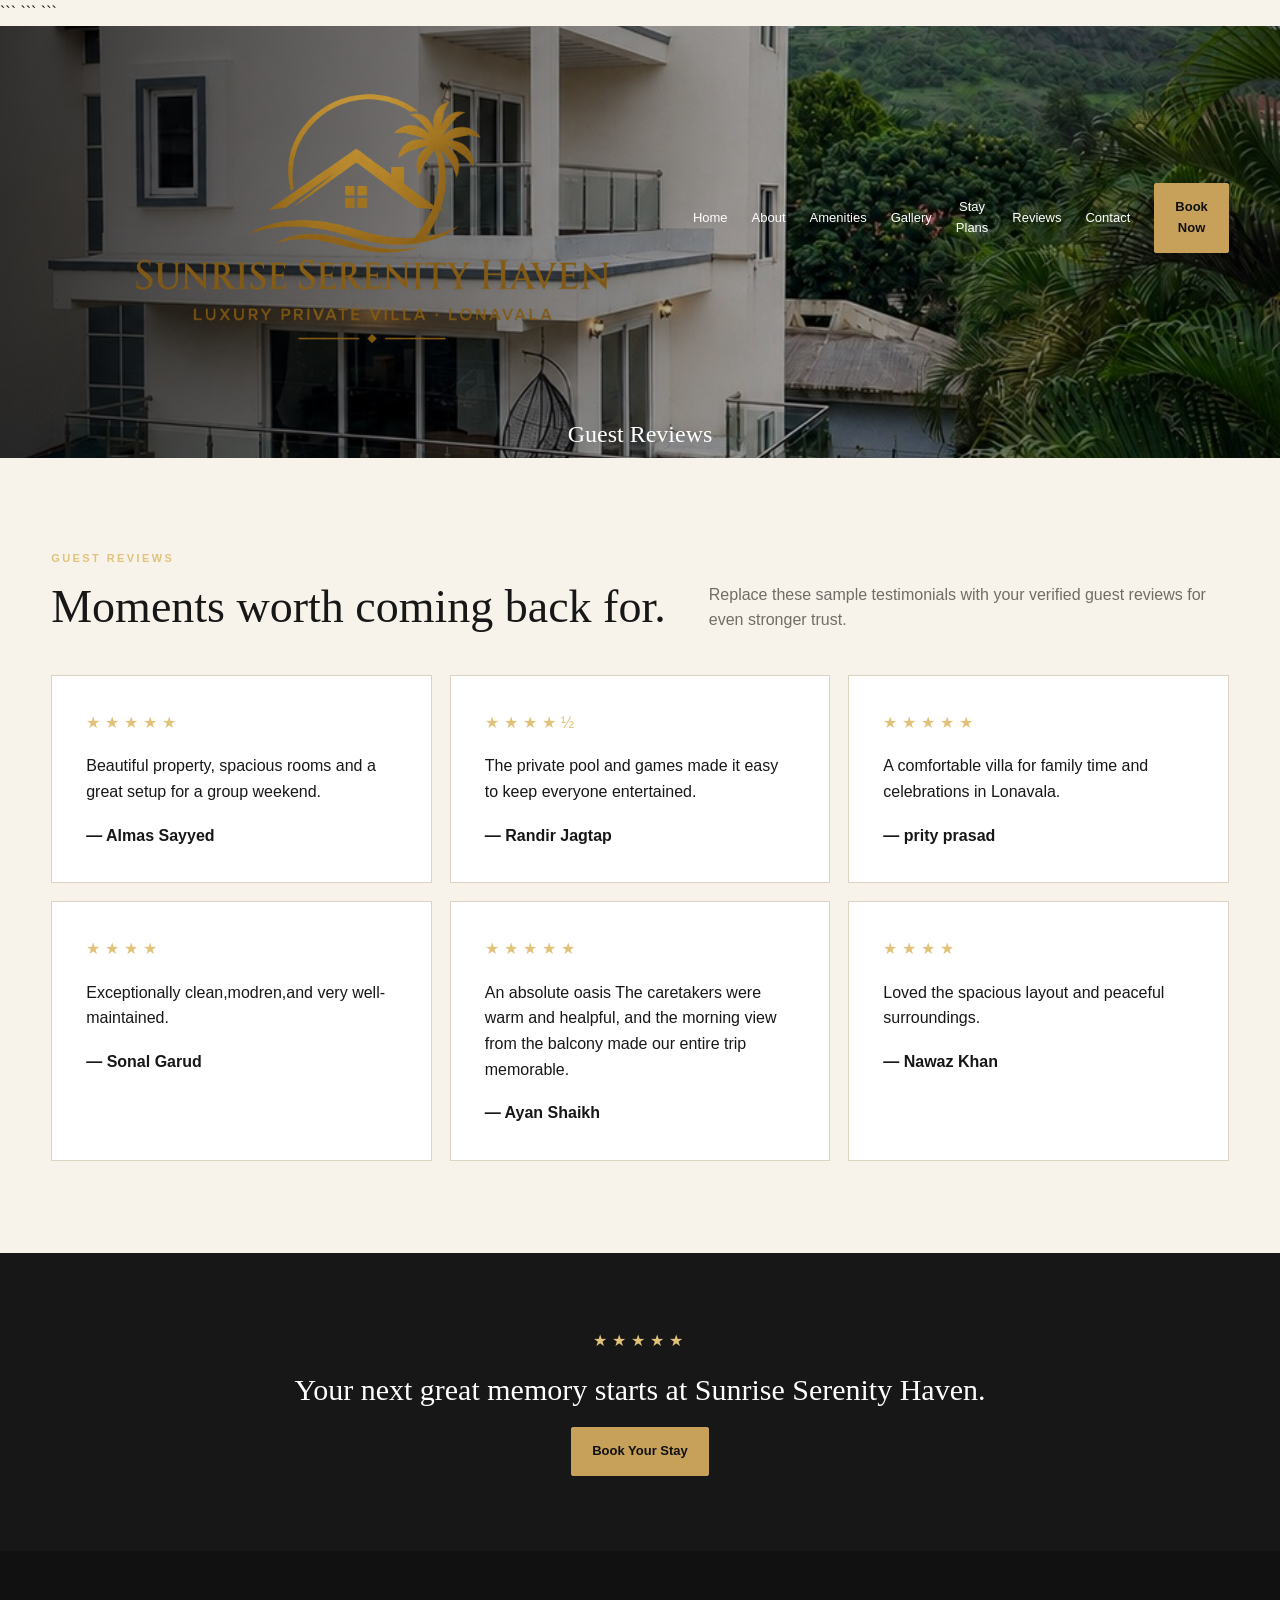
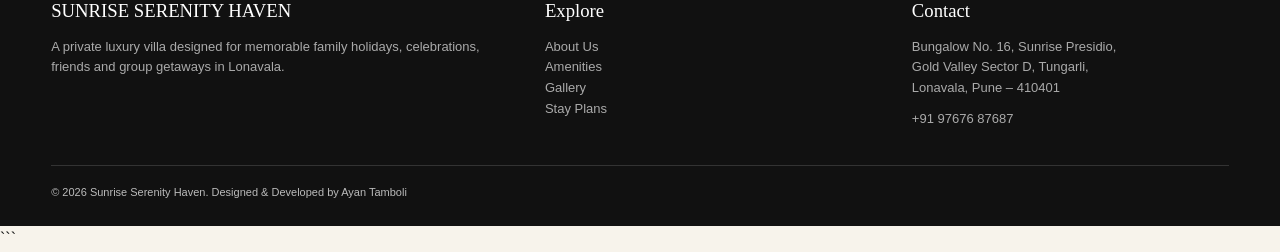
<file: reviews.html>
<!doctype html>

<html lang="en">

<head>

```
<meta charset="utf-8">

<meta name="viewport"
    content="width=device-width,initial-scale=1">

<title>Guest Reviews | Sunrise Serenity Haven</title>

<meta
    name="description"
    content="Serenity Haven — premium private villa in Tungarli, Lonavala."
>

<link rel="stylesheet" href="style.css">

<link rel="icon" type="image/png" href="./assets/logo.png">
<link rel="apple-touch-icon" href="./assets/logo.png">
```

</head>

<body>

```
<main>

    <section class="page-hero">

        <div class="nav">

            <div class="container nav-inner">

                <a class="logo" href="index.html">
                    <img src="assets/logo.png"
                        alt="Sunrise Serenity Haven">
                </a>

                <div class="menu">

                    <a href="index.html" class="">Home</a>

                    <a href="about.html" class="">About</a>

                    <a href="amenities.html" class="">Amenities</a>

                    <a href="gallery.html" class="">Gallery</a>

                    <a href="plans.html" class="">Stay Plans</a>

                    <a href="reviews.html" class="active">
                        Reviews
                    </a>

                    <a href="contact.html" class="">Contact</a>

                    <a class="btn" href="contact.html">
                        Book Now
                    </a>

                </div>

            </div>

        </div>


        <div>

            <h2>
                Guest Reviews
            </h2>

        </div>

    </section>


    <section class="section">

        <div class="container">

            <div class="section-head">

                <div>

                    <div class="eyebrow">
                        Guest Reviews
                    </div>

                    <h2>
                        Moments worth coming back for.
                    </h2>

                </div>

                <p>
                    Replace these sample testimonials with your verified guest
                    reviews for even stronger trust.
                </p>

            </div>


            <div class="plans">


                <!-- Review 1 -->

                <div class="plan">

                    <div class="stars">
                        ★★★★★
                    </div>

                    <p style="margin:18px 0">
                        Beautiful property, spacious rooms and a great setup
                        for a group weekend.
                    </p>

                    <strong>
                        — Almas Sayyed
                    </strong>

                </div>


                <!-- Review 2 -->

                <div class="plan">

                    <div class="stars">
                        ★★★★½
                    </div>

                    <p style="margin:18px 0">
                        The private pool and games made it easy to keep
                        everyone entertained.
                    </p>

                    <strong>
                        — Randir Jagtap
                    </strong>

                </div>


                <!-- Review 3 -->

                <div class="plan">

                    <div class="stars">
                        ★★★★★
                    </div>

                    <p style="margin:18px 0">
                        A comfortable villa for family time and celebrations
                        in Lonavala.
                    </p>

                    <strong>
                        — prity prasad
                    </strong>

                </div>


                <!-- Review 4 -->

                <div class="plan">

                    <div class="stars">
                        ★★★★
                    </div>

                    <p style="margin:18px 0">
                        Exceptionally clean,modren,and very well-maintained.
                    </p>

                    <strong>
                        — Sonal Garud
                    </strong>

                </div>


                <!-- Review 5 -->

                <div class="plan">

                    <div class="stars">
                        ★★★★★
                    </div>

                    <p style="margin:18px 0">
                        An absolute oasis The caretakers were warm and healpful,
                        and the morning view from the balcony made our entire
                        trip memorable.
                    </p>

                    <strong>
                        — Ayan Shaikh
                    </strong>

                </div>


                <!-- Review 6 -->

                <div class="plan">

                    <div class="stars">
                        ★★★★
                    </div>

                    <p style="margin:18px 0">
                        Loved the spacious layout and peaceful surroundings.
                    </p>

                    <strong>
                        — Nawaz Khan
                    </strong>

                </div>


            </div>

        </div>

    </section>


    <section class="review">

        <div class="stars">
            ★★★★★
        </div>

        <blockquote>
            Your next great memory starts at Sunrise Serenity Haven.
        </blockquote>

        <a class="btn" href="contact.html">
            Book Your Stay
        </a>

    </section>

</main>


<footer class="footer">

    <div class="container footer-grid">


        <!-- Footer About -->

        <div>

            <h3>
                SUNRISE SERENITY HAVEN
            </h3>

            <p>
                A private luxury villa designed for memorable family
                holidays, celebrations, friends and group getaways
                in Lonavala.
            </p>

        </div>


        <!-- Footer Explore -->

        <div>

            <h3>
                Explore
            </h3>

            <p>

                <a href="about.html">
                    About Us
                </a>
                <br>

                <a href="amenities.html">
                    Amenities
                </a>
                <br>

                <a href="gallery.html">
                    Gallery
                </a>
                <br>

                <a href="plans.html">
                    Stay Plans
                </a>

            </p>

        </div>


        <!-- Footer Contact -->

        <div>

            <h3>
                Contact
            </h3>

            <p>
                Bungalow No. 16, Sunrise Presidio,<br>
                Gold Valley Sector D, Tungarli,<br>
                Lonavala, Pune – 410401
            </p>

            <p style="margin-top:10px">
                +91 97676 87687
            </p>

        </div>


    </div>


    <div class="container copyright">

        © 2026 Sunrise Serenity Haven. Designed & Developed by Ayan Tamboli

    </div>

</footer>


<script src="script.js"></script>
```

</body>

</html>
</file>
<file: style.css>
:root {
    --ink: #171717;
    --cream: #f7f3eb;
    --gold: #c7a15a;
    --gold2: #e1c27b;
    --white: #fff;
    --muted: #706d66;
    --line: #ded8cc;
}

* {
    box-sizing: border-box;
    margin: 0;
    padding: 0;
}

html {
    scroll-behavior: smooth;
}

body {
    font-family: Inter, Arial, sans-serif;
    color: var(--ink);
    background: var(--cream);
    line-height: 1.6;
}

h1,
h2,
h3 {
    font-family: Georgia, 'Times New Roman', serif;
    font-weight: 500;
    line-height: 1.1;
}

a {
    text-decoration: none;
    color: inherit;
}

img {
    display: block;
    width: 100%;
    object-fit: cover;
}

.container {
    width: min(1180px, 92%);
    margin: auto;
}

/* =========================
   NAVIGATION
========================= */

.nav {
    position: absolute;
    z-index: 20;
    top: 0;
    left: 0;
    right: 0;
    color: white;
    padding: 22px 0;
}

.nav-inner {
    display: flex;
    align-items: center;
    justify-content: space-between;
}

.logo {
    font-family: Georgia, serif;
    font-size: 25px;
    letter-spacing: 0.08em;
}

.logo small {
    display: block;
    font: 10px Inter, sans-serif;
    letter-spacing: 0.28em;
    color: var(--gold2);
    margin-top: 3px;
}

.menu {
    display: flex;
    gap: 24px;
    align-items: center;
    font-size: 13px;
}

.menu a:hover {
    color: var(--gold2);
}

/* =========================
   BUTTONS
========================= */

.btn {
    display: inline-flex;
    align-items: center;
    justify-content: center;
    gap: 8px;
    padding: 13px 20px;
    border-radius: 2px;
    background: var(--gold);
    color: #111;
    font-weight: 700;
    font-size: 13px;
    border: 1px solid var(--gold);
    transition: 0.25s;
    cursor: pointer;
}

.btn:hover {
    background: var(--gold2);
    transform: translateY(-1px);
}

.btn.dark {
    background: #171717;
    color: #fff;
    border-color: #171717;
}

.btn.outline {
    background: transparent;
    color: inherit;
    border-color: currentColor;
}

/* =========================
   HERO SECTION
========================= */

.hero {
    min-height: 92vh;
    display: grid;
    place-items: center;
    position: relative;
    color: #fff;
    background: #222 url('assets/villa-exterior.jpeg') center / cover no-repeat;
}

.hero:after,
.page-hero:after {
    content: "";
    position: absolute;
    inset: 0;
    background: linear-gradient(
        90deg,
        rgba(0, 0, 0, 0.72),
        rgba(0, 0, 0, 0.22) 65%,
        rgba(0, 0, 0, 0.38)
    );
}

.hero-content {
    position: relative;
    z-index: 2;
    width: min(1180px, 92%);
    padding-top: 100px;
}

.eyebrow {
    text-transform: uppercase;
    letter-spacing: 0.22em;
    font-size: 11px;
    color: var(--gold2);
    font-weight: 700;
    margin-bottom: 15px;
}

.hero h1 {
    font-size: clamp(46px, 7vw, 86px);
    max-width: 760px;
}

.hero p {
    max-width: 610px;
    margin: 20px 0 28px;
    color: #eee;
    font-size: 17px;
}

.actions {
    display: flex;
    gap: 12px;
    flex-wrap: wrap;
}

/* =========================
   BOOKING BAR
========================= */

.booking-bar {
    position: relative;
    z-index: 4;
    margin: -46px auto 0;
    width: min(1000px, 90%);
    background: #fff;
    box-shadow: 0 18px 50px #0002;
    display: grid;
    grid-template-columns: repeat(3, 1fr) auto;
}

.booking-bar .field {
    padding: 18px 20px;
    border-right: 1px solid var(--line);
}

.field span {
    display: block;
    font-size: 10px;
    text-transform: uppercase;
    letter-spacing: 0.15em;
    color: var(--muted);
    font-weight: 700;
}

.field strong {
    display: block;
    margin-top: 4px;
    font-size: 14px;
}

/* =========================
   SECTIONS
========================= */

.section {
    padding: 92px 0;
}

.section.alt {
    background: #fff;
}

.section-head {
    display: flex;
    justify-content: space-between;
    gap: 30px;
    align-items: end;
    margin-bottom: 42px;
}

.section-head h2 {
    font-size: 46px;
}

.section-head p {
    max-width: 520px;
    color: var(--muted);
}

/* =========================
   TWO COLUMN
========================= */

.grid2 {
    display: grid;
    grid-template-columns: 1.05fr 0.95fr;
    gap: 70px;
    align-items: center;
}

.photo-stack {
    position: relative;
    padding: 0 40px 40px 0;
}

.photo-stack img {
    height: 520px;
    position: relative;
    z-index: 1;
}

.photo-stack:after {
    content: "";
    position: absolute;
    right: 0;
    bottom: 0;
    width: 55%;
    height: 48%;
    border: 1px solid var(--gold);
    z-index: 0;
}

/* =========================
   STATS
========================= */

.stats {
    display: grid;
    grid-template-columns: repeat(3, 1fr);
    gap: 1px;
    background: var(--line);
    margin-top: 28px;
}

.stat {
    background: #fff;
    padding: 24px;
    text-align: center;
}

.stat b {
    display: block;
    font: 34px Georgia;
}

.stat span {
    font-size: 11px;
    color: var(--muted);
    text-transform: uppercase;
    letter-spacing: 0.12em;
}

/* =========================
   CARDS
========================= */

.cards {
    display: grid;
    grid-template-columns: repeat(4, 1fr);
    gap: 16px;
}

.card {
    background: #fff;
    border: 1px solid #e8e1d5;
    padding: 28px;
    min-height: 180px;
}

.icon {
    font-size: 25px;
    color: var(--gold);
    margin-bottom: 14px;
}

.card h3 {
    font-size: 21px;
    margin-bottom: 8px;
}

.card p {
    font-size: 13px;
    color: var(--muted);
}

/* =========================
   GALLERY
========================= */

.gallery {
    display: grid;
    grid-template-columns: 1.2fr 0.8fr 0.8fr;
    grid-auto-rows: 260px;
    gap: 10px;
}

.gallery img {
    height: 100%;
}

.gallery .tall {
    grid-row: span 2;
}

.gallery .wide {
    grid-column: span 2;
}

/* =========================
   PLANS
========================= */

.plans {
    display: grid;
    grid-template-columns: repeat(3, 1fr);
    gap: 18px;
}

.plan {
    background: #fff;
    border: 1px solid #ddd3c3;
    padding: 34px;
    position: relative;
}

.plan.featured {
    border: 2px solid var(--gold);
    transform: translateY(-8px);
}

.badge {
    position: absolute;
    right: 18px;
    top: 18px;
    background: var(--gold);
    padding: 5px 9px;
    font-size: 9px;
    letter-spacing: 0.15em;
    font-weight: 800;
}

.plan h3 {
    font-size: 28px;
}

.price {
    font-size: 32px;
    font-weight: 800;
    margin: 18px 0;
}

.plan ul {
    list-style: none;
    margin: 20px 0;
}

.plan li {
    padding: 8px 0;
    border-bottom: 1px solid #eee;
    font-size: 13px;
}

/* =========================
   REVIEWS
========================= */

.review {
    background: #171717;
    color: #fff;
    padding: 75px 8%;
    text-align: center;
}

.stars {
    color: var(--gold2);
    letter-spacing: 5px;
}

.review blockquote {
    font: 30px Georgia;
    max-width: 850px;
    margin: 20px auto;
}

.review cite {
    font-size: 11px;
    letter-spacing: 0.16em;
    text-transform: uppercase;
    color: #bbb;
}

/* =========================
   CTA
========================= */

.cta {
    background: #171717;
    color: #fff;
    padding: 60px;
}

.cta-inner {
    display: flex;
    justify-content: space-between;
    align-items: center;
    gap: 25px;
}

.cta h2 {
    font-size: 40px;
}

/* =========================
   FOOTER
========================= */

.footer {
    background: #111;
    color: #bbb;
    padding: 50px 0 25px;
}

.footer-grid {
    display: grid;
    grid-template-columns: 1.4fr 1fr 1fr;
    gap: 50px;
}

.footer h3 {
    color: #fff;
    margin-bottom: 15px;
}

.footer p,
.footer a {
    font-size: 13px;
    color: #aaa;
}

.copyright {
    border-top: 1px solid #333;
    margin-top: 35px;
    padding-top: 18px;
    font-size: 11px;
}

/* =========================
   PAGE HERO
========================= */

.page-hero {
    min-height: 48vh;
    background: #171717 url('assets/villa-exterior.jpeg') center / cover;
    position: relative;
    color: #fff;
    display: grid;
    place-items: center;
    text-align: center;
}

.page-hero > div {
    position: relative;
    z-index: 2;
}

.page-hero h1 {
    font-size: 64px;
}

.page-hero p {
    margin-top: 12px;
    color: #ddd;
}

/* =========================
   FORM
========================= */

.form {
    background: #fff;
    padding: 35px;
    box-shadow: 0 12px 35px #0001;
}

.form-grid {
    display: grid;
    grid-template-columns: 1fr 1fr;
    gap: 16px;
}

.input {
    display: flex;
    flex-direction: column;
    gap: 6px;
}

.input.full {
    grid-column: 1 / -1;
}

.input label {
    font-size: 11px;
    text-transform: uppercase;
    letter-spacing: 0.1em;
    color: var(--muted);
    font-weight: 700;
}

.input input,
.input textarea,
.input select {
    padding: 13px;
    border: 1px solid #ddd;
    background: #faf9f6;
    font: 14px Inter;
}

.input textarea {
    min-height: 120px;
    resize: vertical;
}

/* =========================
   CONTACT
========================= */

.contact-grid {
    display: grid;
    grid-template-columns: 0.85fr 1.15fr;
    gap: 40px;
}

.contact-box {
    background: #171717;
    color: #fff;
    padding: 38px;
}

.contact-item {
    padding: 17px 0;
    border-bottom: 1px solid #333;
}

.contact-item span {
    display: block;
    color: #999;
    font-size: 10px;
    text-transform: uppercase;
    letter-spacing: 0.15em;
}

.contact-item strong {
    display: block;
    margin-top: 4px;
}

/* =========================
   TABLET
========================= */

@media (max-width: 850px) {

    .menu {
        display: none;
    }

    .hero {
        min-height: 80vh;
    }

    .hero h1 {
        font-size: 48px;
    }

    .hero p {
        font-size: 15px;
    }

    .booking-bar {
        grid-template-columns: 1fr;
        margin-top: -20px;
    }

    .booking-bar .field {
        border-right: 0;
        border-bottom: 1px solid var(--line);
    }

    .section {
        padding: 65px 0;
    }

    .grid2,
    .contact-grid {
        grid-template-columns: 1fr;
        gap: 35px;
    }

    .cards {
        grid-template-columns: 1fr 1fr;
    }

    .gallery {
        grid-template-columns: 1fr 1fr;
        grid-auto-rows: 190px;
    }

    .gallery .wide {
        grid-column: span 2;
    }

    .plans {
        grid-template-columns: 1fr;
    }

    .plan.featured {
        transform: none;
    }

    .section-head {
        display: block;
    }

    .section-head h2 {
        font-size: 38px;
        margin-bottom: 12px;
    }

    .cta-inner {
        display: block;
    }

    .cta h2 {
        font-size: 32px;
        margin-bottom: 20px;
    }

    .footer-grid {
        grid-template-columns: 1fr 1fr;
    }
}

/* =========================
   MOBILE
========================= */

@media (max-width: 520px) {

    .logo {
        font-size: 20px;
    }

    .hero h1 {
        font-size: 40px;
    }

    .cards,
    .form-grid,
    .gallery {
        grid-template-columns: 1fr;
    }

    .gallery .wide {
        grid-column: auto;
    }

    .gallery .tall {
        grid-row: auto;
    }

    .photo-stack {
        padding-right: 15px;
        padding-bottom: 15px;
    }

    .photo-stack img {
        height: 380px;
    }

    .stats {
        grid-template-columns: 1fr;
    }

    .footer-grid {
        grid-template-columns: 1fr;
    }

    .page-hero h1 {
        font-size: 45px;
    }
    
}


/* ===== MOBILE HAMBURGER MENU ===== */

.menu-toggle {
    display: none;
    background: none;
    border: none;
    font-size: 30px;
    cursor: pointer;
    color: inherit;
    padding: 5px 10px;
}

/* Mobile */
@media (max-width: 768px) {

    .nav-inner {
        position: relative;
        flex-direction: row;
        justify-content: space-between;
        align-items: center;
        padding: 10px 15px;
    }

    .logo img {
        max-width: 155px;
        height: auto;
    }

    .menu-toggle {
        display: block;
    }

    .menu {
        display: none !important;
        position: absolute;
        top: 100%;
        left: 0;
        width: 100%;
        flex-direction: column;
        align-items: stretch;
        gap: 0;
        padding: 10px 15px;
        background: rgba(255, 255, 255, 0.98);
        z-index: 9999;
        box-shadow: 0 8px 20px rgba(0,0,0,0.12);
    }

    .menu.show {
        display: flex !important;
    }

    .menu a {
        display: block !important;
        width: 100%;
        text-align: center;
        padding: 12px 10px;
        font-size: 15px;
    }

    .menu .btn {
        margin-top: 5px;
    }
}
@media (max-width: 768px) {
    .menu {
        background: #ffffff !important;
    }

    .menu a {
        color: #000000 !important;
    }

    .menu a:hover,
    .menu a.active {
        color: #000000 !important;
    }

    .menu .btn {
        color: #ffffff !important;
    }
}
</file>
